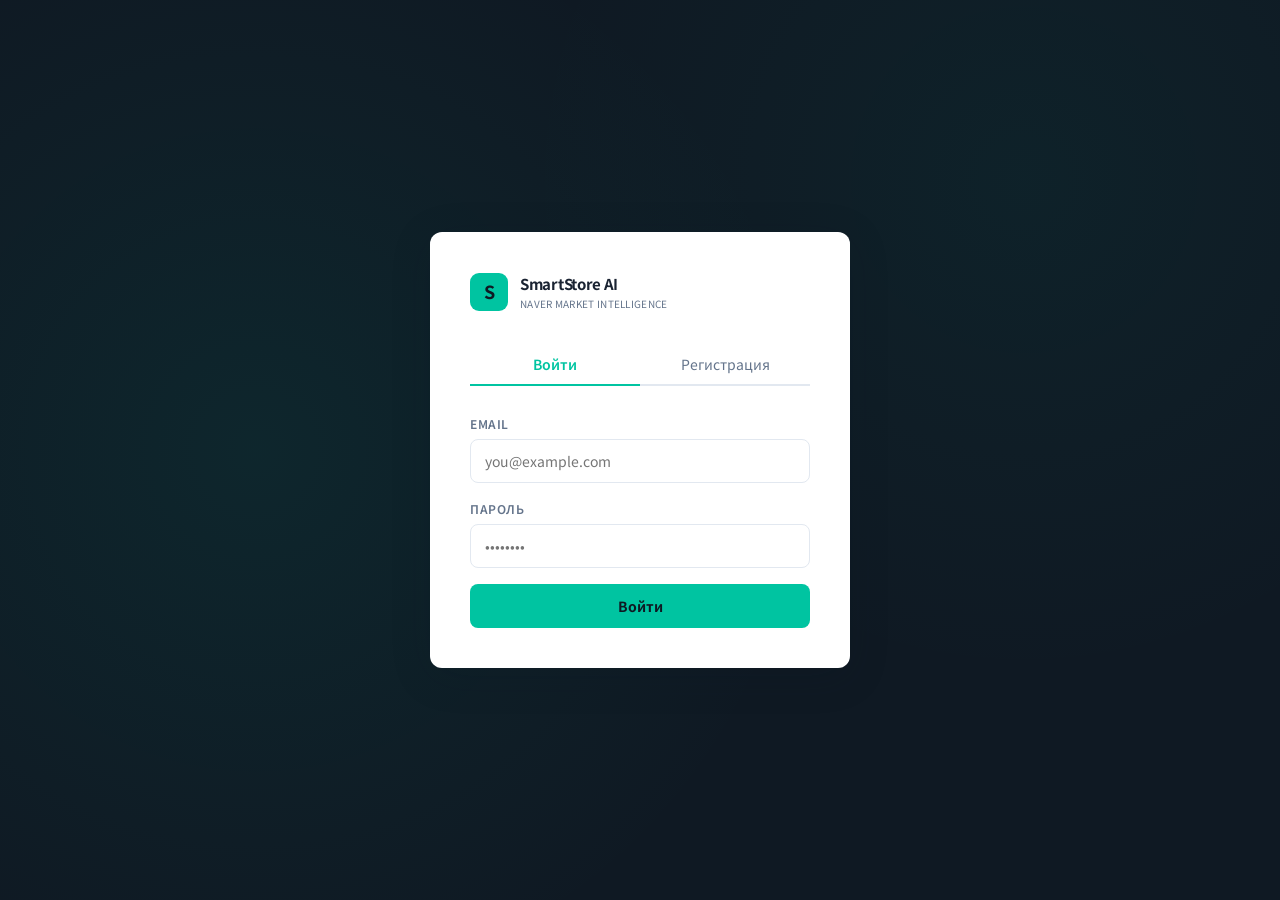
<file: frontend/index.html>
<!DOCTYPE html>
<html lang="ru">
<head>
    <meta charset="UTF-8">
    <meta name="viewport" content="width=device-width, initial-scale=1.0">
    <title>SmartStore AI Advisor</title>
    <link rel="stylesheet" href="style.css">
    <link rel="preconnect" href="https://fonts.googleapis.com">
    <link href="https://fonts.googleapis.com/css2?family=Noto+Sans+KR:wght@300;400;500;700&family=DM+Serif+Display&family=JetBrains+Mono:wght@400;500&display=swap" rel="stylesheet">
</head>
<body>

<!-- ─── ЭКРАН ВХОДА ─── -->
<div id="auth-screen" class="auth-screen">
    <div class="auth-card">
        <div class="auth-logo">
            <div class="brand-icon">S</div>
            <div>
                <div class="brand-name">SmartStore AI</div>
                <div class="brand-sub">Naver Market Intelligence</div>
            </div>
        </div>

        <div id="auth-tabs" class="auth-tabs">
            <button class="auth-tab active" onclick="switchAuthTab('login')">Войти</button>
            <button class="auth-tab" onclick="switchAuthTab('register')">Регистрация</button>
        </div>

        <!-- Форма входа -->
        <div id="login-form" class="auth-form">
            <div class="field-group">
                <label>Email</label>
                <input type="email" id="login-email" placeholder="you@example.com">
            </div>
            <div class="field-group">
                <label>Пароль</label>
                <input type="password" id="login-password" placeholder="••••••••">
            </div>
            <div id="login-error" class="auth-error hidden"></div>
            <button class="btn-primary" onclick="login()">Войти</button>
        </div>

        <!-- Форма регистрации -->
        <div id="register-form" class="auth-form hidden">
            <div class="field-group">
                <label>Email</label>
                <input type="email" id="reg-email" placeholder="you@example.com">
            </div>
            <div class="field-group">
                <label>Пароль</label>
                <input type="password" id="reg-password" placeholder="Минимум 8 символов">
            </div>
            <div id="register-error" class="auth-error hidden"></div>
            <button class="btn-primary" onclick="register()">Создать аккаунт</button>
        </div>
    </div>
</div>

<!-- ─── ОСНОВНОЕ ПРИЛОЖЕНИЕ ─── -->
<div id="app" class="app hidden">

    <!-- БОКОВАЯ ПАНЕЛЬ -->
    <aside class="sidebar">
        <div class="sidebar-header">
            <div class="brand-icon">S</div>
            <div>
                <div class="brand-name">SmartStore AI</div>
                <div class="brand-sub">Naver Market Intelligence</div>
            </div>
        </div>

        <nav class="sidebar-nav">
            <button class="nav-item active" onclick="switchTab('chat')" id="nav-chat">
                <span class="nav-icon">💬</span>
                <span>Чат с агентом</span>
            </button>
            <button class="nav-item" onclick="switchTab('documents')" id="nav-documents">
                <span class="nav-icon">📁</span>
                <span>Мои документы</span>
            </button>
            <button class="nav-item" onclick="switchTab('reports')" id="nav-reports">
                <span class="nav-icon">📊</span>
                <span>Отчёты</span>
            </button>
        </nav>

        <div class="sidebar-footer">
            <div class="user-info">
                <div class="user-avatar" id="user-avatar">U</div>
                <div class="user-email" id="user-email">user@example.com</div>
            </div>
            <button class="btn-logout" onclick="logout()" title="Выйти">↩</button>
        </div>
    </aside>

    <!-- ОСНОВНАЯ ОБЛАСТЬ -->
    <main class="main-content">

        <!-- ─── ЧАТ ─── -->
        <section id="tab-chat" class="tab-section active">
            <div class="chat-header">
                <div>
                    <h1 class="page-title">Чат с агентом</h1>
                    <p class="page-subtitle">Задайте вопрос о нише, конкурентах или трендах</p>
                </div>
                <button class="btn-secondary" onclick="newSession()" title="Новый диалог">
                    + Новый диалог
                </button>
            </div>

            <div class="chat-messages" id="chat-messages">
                <div class="message agent">
                    <div class="message-avatar">AI</div>
                    <div class="message-bubble">
                        Привет! Я SmartStore AI Advisor. Помогу вам анализировать ниши, конкурентов и тренды на Naver Smart Store.<br><br>
                        Попробуйте спросить:<br>
                        • <em>«Проанализируй нишу термосов на Naver»</em><br>
                        • <em>«Почему плохо продаются мои товары?»</em><br>
                        • <em>«Какая сезонность у зонтов?»</em>
                    </div>
                </div>
            </div>

            <div class="chat-input-area">
                <div class="chat-input-wrapper">
                    <textarea
                            id="chat-input"
                            placeholder="Задайте вопрос агенту..."
                            rows="1"
                            onkeydown="handleChatKey(event)"
                            oninput="autoResize(this)"
                    ></textarea>
                    <button class="btn-send" onclick="sendMessage()" id="btn-send">
                        <svg width="20" height="20" viewBox="0 0 24 24" fill="none" stroke="currentColor" stroke-width="2">
                            <line x1="22" y1="2" x2="11" y2="13"></line>
                            <polygon points="22 2 15 22 11 13 2 9 22 2"></polygon>
                        </svg>
                    </button>
                </div>
                <div class="chat-hint">Enter — отправить · Shift+Enter — новая строка</div>
            </div>
        </section>

        <!-- ─── ДОКУМЕНТЫ ─── -->
        <section id="tab-documents" class="tab-section">
            <div class="section-header">
                <div>
                    <h1 class="page-title">Мои документы</h1>
                    <p class="page-subtitle">Загрузите файлы для персонализированного анализа</p>
                </div>
            </div>

            <!-- Зона загрузки -->
            <div class="upload-zone" id="upload-zone"
                 ondragover="handleDragOver(event)"
                 ondragleave="handleDragLeave(event)"
                 ondrop="handleDrop(event)"
                 onclick="document.getElementById('file-input').click()">
                <div class="upload-icon">📂</div>
                <div class="upload-title">Перетащите файл или нажмите для выбора</div>
                <div class="upload-hint">Поддерживаются: .txt, .docx, .doc, .xlsx, .xls · Размер файла не должен превышать 10MB</div>
                <input type="file" id="file-input" accept=".txt,.docx,.doc,.xlsx,.xls"
                       style="display:none" onchange="uploadFile(this.files[0])">
            </div>

            <!-- Прогресс загрузки -->
            <div id="upload-progress" class="upload-progress hidden">
                <div class="progress-bar">
                    <div class="progress-fill" id="progress-fill"></div>
                </div>
                <div class="progress-label" id="progress-label">Загрузка...</div>
            </div>

            <!-- Список документов -->
            <div class="documents-section">
                <div class="section-title-small">Загруженные документы</div>
                <div id="documents-list" class="documents-list">
                    <div class="empty-state">Документы не загружены</div>
                </div>
            </div>
        </section>

        <!-- ─── ОТЧЁТЫ ─── -->
        <section id="tab-reports" class="tab-section">
            <div class="section-header">
                <div>
                    <h1 class="page-title">Генерация отчётов</h1>
                    <p class="page-subtitle">Создайте PDF-отчёт на основе данных Naver</p>
                </div>
            </div>

            <div class="reports-grid">

                <!-- Анализ ниши -->
                <div class="report-card" onclick="openReportModal('niche_analysis')">
                    <div class="report-card-icon">🔍</div>
                    <div class="report-card-title">Анализ ниши</div>
                    <div class="report-card-desc">Тренды спроса, топ конкуренты, средние цены</div>
                    <div class="report-card-badge">DataLab + Shopping</div>
                </div>

                <!-- Диагностика -->
                <div class="report-card" onclick="openReportModal('diagnostics')">
                    <div class="report-card-icon">🩺</div>
                    <div class="report-card-title">Диагностика продаж</div>
                    <div class="report-card-desc">Почему плохо продаётся? Проблемы и рекомендации</div>
                    <div class="report-card-badge">Глубокий анализ</div>
                </div>

                <!-- SEO -->
                <div class="report-card" onclick="openReportModal('seo')">
                    <div class="report-card-icon">✍️</div>
                    <div class="report-card-title">SEO оптимизация</div>
                    <div class="report-card-desc">Новый заголовок, описание и ключевые слова</div>
                    <div class="report-card-badge">Контент</div>
                </div>

                <!-- Сезонность -->
                <div class="report-card" onclick="openReportModal('seasonal')">
                    <div class="report-card-icon">📅</div>
                    <div class="report-card-title">Сезонный анализ</div>
                    <div class="report-card-desc">Пики спроса и динамика цен по месяцам</div>
                    <div class="report-card-badge">DataLab</div>
                </div>

                <!-- Конкуренты -->
                <div class="report-card" onclick="openReportModal('competitors')">
                    <div class="report-card-icon">⚔️</div>
                    <div class="report-card-title">Анализ конкурентов</div>
                    <div class="report-card-desc">Топ товары, цены, количество отзывов</div>
                    <div class="report-card-badge">Shopping</div>
                </div>

            </div>
        </section>

    </main>
</div>

<!-- ─── МОДАЛЬНОЕ ОКНО ОТЧЁТА ─── -->
<div id="report-modal" class="modal-overlay hidden" onclick="closeReportModal(event)">
    <div class="modal-card">
        <div class="modal-header">
            <h2 class="modal-title" id="modal-title">Генерация отчёта</h2>
            <button class="modal-close" onclick="closeReportModal()">✕</button>
        </div>
        <div class="modal-body">
            <p class="modal-hint">Введите ключевое слово — агент соберёт данные из Naver и сгенерирует PDF</p>
            <div class="field-group">
                <label>Ключевое слово (на корейском или русском)</label>
                <input type="text" id="report-keyword" placeholder="например: 보온병 или термос">
            </div>
            <div id="report-error" class="auth-error hidden"></div>
        </div>
        <div class="modal-footer">
            <button class="btn-secondary" onclick="closeReportModal()">Отмена</button>
            <button class="btn-primary" onclick="generateReport()" id="btn-generate">
                Сгенерировать PDF
            </button>
        </div>
    </div>
</div>

<!-- ─── УВЕДОМЛЕНИЕ ─── -->
<div id="toast" class="toast hidden"></div>

<script src="chat.js"></script>
</body>
</html>
</file>
<file: frontend/style.css>
@import url('https://fonts.googleapis.com/css2?family=Noto+Sans+KR:wght@300;400;500;700&family=DM+Serif+Display&family=JetBrains+Mono:wght@400;500&display=swap');

/* ─── ПЕРЕМЕННЫЕ ─── */
:root {
    --primary:      #0F1923;
    --primary-soft: #1A2A3A;
    --accent:       #00C4A1;
    --accent-soft:  #E6FAF7;
    --accent-dim:   rgba(0, 196, 161, 0.15);
    --surface:      #F7F9FC;
    --border:       #E2E8F0;
    --text:         #1A2332;
    --text-muted:   #64748B;
    --danger:       #EF4444;
    --success:      #10B981;
    --white:        #FFFFFF;
    --sidebar-w:    260px;
    --radius:       12px;
    --shadow:       0 4px 24px rgba(15, 25, 35, 0.08);
    --shadow-lg:    0 8px 40px rgba(15, 25, 35, 0.16);
}

/* ─── СБРОС ─── */
*, *::before, *::after { box-sizing: border-box; margin: 0; padding: 0; }

body {
    font-family: 'Noto Sans KR', sans-serif;
    background: var(--surface);
    color: var(--text);
    font-size: 14px;
    line-height: 1.6;
    height: 100vh;
    overflow: hidden;
}

/* ─── УТИЛИТЫ ─── */
.hidden { display: none !important; }

/* ─── ЭКРАН ВХОДА ─── */
.auth-screen {
    min-height: 100vh;
    display: flex;
    align-items: center;
    justify-content: center;
    background: var(--primary);
    background-image:
            radial-gradient(circle at 20% 50%, rgba(0,196,161,0.08) 0%, transparent 50%),
            radial-gradient(circle at 80% 20%, rgba(0,196,161,0.05) 0%, transparent 40%);
}

.auth-card {
    background: var(--white);
    border-radius: var(--radius);
    padding: 40px;
    width: 100%;
    max-width: 420px;
    box-shadow: var(--shadow-lg);
}

.auth-logo {
    display: flex;
    align-items: center;
    gap: 12px;
    margin-bottom: 32px;
}

.auth-tabs {
    display: flex;
    border-bottom: 2px solid var(--border);
    margin-bottom: 28px;
}

.auth-tab {
    flex: 1;
    background: none;
    border: none;
    padding: 10px;
    font-size: 14px;
    font-family: inherit;
    color: var(--text-muted);
    cursor: pointer;
    border-bottom: 2px solid transparent;
    margin-bottom: -2px;
    transition: all 0.2s;
}

.auth-tab.active {
    color: var(--accent);
    border-bottom-color: var(--accent);
    font-weight: 600;
}

.auth-error {
    background: rgba(239,68,68,0.08);
    border: 1px solid rgba(239,68,68,0.2);
    color: var(--danger);
    padding: 10px 14px;
    border-radius: 8px;
    font-size: 13px;
    margin-bottom: 16px;
}

/* ─── ФОРМА ─── */
.auth-form { display: flex; flex-direction: column; gap: 16px; }

.field-group { display: flex; flex-direction: column; gap: 6px; }

.field-group label {
    font-size: 12px;
    font-weight: 600;
    color: var(--text-muted);
    text-transform: uppercase;
    letter-spacing: 0.5px;
}

input[type="email"],
input[type="password"],
input[type="text"],
textarea {
    width: 100%;
    padding: 11px 14px;
    border: 1.5px solid var(--border);
    border-radius: 8px;
    font-size: 14px;
    font-family: inherit;
    color: var(--text);
    background: var(--white);
    transition: border-color 0.2s;
    outline: none;
}

input:focus, textarea:focus {
    border-color: var(--accent);
    box-shadow: 0 0 0 3px var(--accent-dim);
}

/* ─── КНОПКИ ─── */
.btn-primary {
    background: var(--accent);
    color: var(--primary);
    border: none;
    padding: 12px 24px;
    border-radius: 8px;
    font-size: 14px;
    font-weight: 700;
    font-family: inherit;
    cursor: pointer;
    transition: all 0.2s;
    width: 100%;
}

.btn-primary:hover { background: #00b394; transform: translateY(-1px); }
.btn-primary:disabled { opacity: 0.6; cursor: not-allowed; transform: none; }

.btn-secondary {
    background: var(--surface);
    color: var(--text);
    border: 1.5px solid var(--border);
    padding: 10px 20px;
    border-radius: 8px;
    font-size: 13px;
    font-weight: 500;
    font-family: inherit;
    cursor: pointer;
    transition: all 0.2s;
}

.btn-secondary:hover { border-color: var(--accent); color: var(--accent); }

/* ─── БРЕНД ─── */
.brand-icon {
    width: 38px;
    height: 38px;
    background: var(--accent);
    border-radius: 9px;
    display: flex;
    align-items: center;
    justify-content: center;
    font-size: 18px;
    font-weight: 700;
    color: var(--primary);
    flex-shrink: 0;
}

.brand-name {
    font-size: 15px;
    font-weight: 700;
    color: var(--text);
    letter-spacing: -0.3px;
}

.brand-sub {
    font-size: 10px;
    color: var(--text-muted);
    letter-spacing: 0.3px;
    text-transform: uppercase;
}

/* ─── ЛЕЙАУТ ПРИЛОЖЕНИЯ ─── */
.app {
    display: flex;
    height: 100vh;
    overflow: hidden;
}

/* ─── БОКОВАЯ ПАНЕЛЬ ─── */
.sidebar {
    width: var(--sidebar-w);
    background: var(--primary);
    display: flex;
    flex-direction: column;
    flex-shrink: 0;
    border-right: 1px solid rgba(255,255,255,0.06);
}

.sidebar-header {
    display: flex;
    align-items: center;
    gap: 12px;
    padding: 24px 20px;
    border-bottom: 1px solid rgba(255,255,255,0.06);
}

.sidebar .brand-name { color: var(--white); }
.sidebar .brand-sub  { color: rgba(255,255,255,0.4); }
.sidebar .brand-icon { flex-shrink: 0; }

.sidebar-nav {
    flex: 1;
    padding: 16px 12px;
    display: flex;
    flex-direction: column;
    gap: 4px;
}

.nav-item {
    display: flex;
    align-items: center;
    gap: 12px;
    padding: 11px 14px;
    border-radius: 8px;
    border: none;
    background: none;
    color: rgba(255,255,255,0.55);
    font-size: 13px;
    font-family: inherit;
    font-weight: 500;
    cursor: pointer;
    transition: all 0.2s;
    text-align: left;
    width: 100%;
}

.nav-item:hover { background: rgba(255,255,255,0.07); color: var(--white); }

.nav-item.active {
    background: var(--accent-dim);
    color: var(--accent);
}

.nav-icon { font-size: 16px; }

.sidebar-footer {
    padding: 16px 12px;
    border-top: 1px solid rgba(255,255,255,0.06);
    display: flex;
    align-items: center;
    gap: 10px;
}

.user-info { flex: 1; min-width: 0; }

.user-avatar {
    width: 32px;
    height: 32px;
    background: var(--accent-dim);
    border: 1.5px solid var(--accent);
    border-radius: 50%;
    display: flex;
    align-items: center;
    justify-content: center;
    font-size: 12px;
    font-weight: 700;
    color: var(--accent);
    margin-bottom: 4px;
}

.user-email {
    font-size: 11px;
    color: rgba(255,255,255,0.45);
    white-space: nowrap;
    overflow: hidden;
    text-overflow: ellipsis;
}

.btn-logout {
    background: rgba(255,255,255,0.06);
    border: none;
    color: rgba(255,255,255,0.4);
    width: 32px;
    height: 32px;
    border-radius: 8px;
    cursor: pointer;
    font-size: 16px;
    transition: all 0.2s;
    flex-shrink: 0;
}

.btn-logout:hover { background: rgba(239,68,68,0.15); color: var(--danger); }

/* ─── ОСНОВНОЙ КОНТЕНТ ─── */
.main-content {
    flex: 1;
    overflow: hidden;
    display: flex;
    flex-direction: column;
}

.tab-section { display: none; flex: 1; flex-direction: column; height: 100%; overflow: hidden; }
.tab-section.active { display: flex; }

/* ─── ЧАТ ─── */
.chat-header {
    padding: 24px 32px 20px;
    border-bottom: 1px solid var(--border);
    background: var(--white);
    display: flex;
    align-items: center;
    justify-content: space-between;
    flex-shrink: 0;
}

.page-title {
    font-family: 'DM Serif Display', serif;
    font-size: 22px;
    font-weight: 400;
    color: var(--primary);
    letter-spacing: -0.3px;
}

.page-subtitle { font-size: 13px; color: var(--text-muted); margin-top: 2px; }

.chat-messages {
    flex: 1;
    overflow-y: auto;
    padding: 24px 32px;
    display: flex;
    flex-direction: column;
    gap: 20px;
}

.message {
    display: flex;
    gap: 12px;
    align-items: flex-start;
    max-width: 80%;
    animation: fadeInUp 0.3s ease;
}

@keyframes fadeInUp {
    from { opacity: 0; transform: translateY(8px); }
    to   { opacity: 1; transform: translateY(0); }
}

.message.user {
    flex-direction: row-reverse;
    align-self: flex-end;
}

.message-avatar {
    width: 34px;
    height: 34px;
    border-radius: 50%;
    background: var(--primary);
    color: var(--accent);
    display: flex;
    align-items: center;
    justify-content: center;
    font-size: 11px;
    font-weight: 700;
    flex-shrink: 0;
}

.message.user .message-avatar {
    background: var(--accent);
    color: var(--primary);
}

.message-bubble {
    background: var(--white);
    border: 1.5px solid var(--border);
    border-radius: 12px;
    padding: 14px 18px;
    font-size: 14px;
    line-height: 1.7;
    box-shadow: var(--shadow);
}

.message.user .message-bubble {
    background: var(--primary);
    color: var(--white);
    border-color: var(--primary);
}

.message-bubble em { color: var(--accent); font-style: normal; }

/* Индикатор печатания */
.typing-indicator {
    display: flex;
    gap: 5px;
    padding: 8px 4px;
    align-items: center;
}

.typing-dot {
    width: 7px;
    height: 7px;
    background: var(--accent);
    border-radius: 50%;
    animation: typing 1.2s infinite;
}

.typing-dot:nth-child(2) { animation-delay: 0.2s; }
.typing-dot:nth-child(3) { animation-delay: 0.4s; }

@keyframes typing {
    0%, 60%, 100% { transform: translateY(0); opacity: 0.4; }
    30%            { transform: translateY(-6px); opacity: 1; }
}

/* Поле ввода */
.chat-input-area {
    padding: 16px 32px 20px;
    background: var(--white);
    border-top: 1px solid var(--border);
    flex-shrink: 0;
}

.chat-input-wrapper {
    display: flex;
    gap: 10px;
    align-items: flex-end;
    background: var(--surface);
    border: 1.5px solid var(--border);
    border-radius: 12px;
    padding: 10px 10px 10px 16px;
    transition: border-color 0.2s;
}

.chat-input-wrapper:focus-within {
    border-color: var(--accent);
    box-shadow: 0 0 0 3px var(--accent-dim);
}

#chat-input {
    flex: 1;
    border: none;
    background: none;
    resize: none;
    font-size: 14px;
    font-family: inherit;
    color: var(--text);
    outline: none;
    max-height: 120px;
    line-height: 1.5;
    padding: 0;
}

.btn-send {
    width: 38px;
    height: 38px;
    background: var(--accent);
    border: none;
    border-radius: 8px;
    color: var(--primary);
    cursor: pointer;
    display: flex;
    align-items: center;
    justify-content: center;
    transition: all 0.2s;
    flex-shrink: 0;
}

.btn-send:hover { background: #00b394; transform: scale(1.05); }
.btn-send:disabled { opacity: 0.5; cursor: not-allowed; transform: none; }

.chat-hint { font-size: 11px; color: var(--text-muted); margin-top: 8px; text-align: center; }

/* ─── ДОКУМЕНТЫ ─── */
.section-header {
    padding: 24px 32px 20px;
    border-bottom: 1px solid var(--border);
    background: var(--white);
    flex-shrink: 0;
}

.upload-zone {
    margin: 24px 32px;
    border: 2px dashed var(--border);
    border-radius: var(--radius);
    padding: 40px 24px;
    text-align: center;
    cursor: pointer;
    transition: all 0.2s;
    background: var(--white);
}

.upload-zone:hover,
.upload-zone.drag-over {
    border-color: var(--accent);
    background: var(--accent-soft);
}

.upload-icon { font-size: 36px; margin-bottom: 12px; }
.upload-title { font-size: 15px; font-weight: 600; color: var(--text); margin-bottom: 6px; }
.upload-hint  { font-size: 12px; color: var(--text-muted); }

.upload-progress {
    margin: 0 32px 16px;
    display: flex;
    align-items: center;
    gap: 12px;
}

.progress-bar {
    flex: 1;
    height: 6px;
    background: var(--border);
    border-radius: 3px;
    overflow: hidden;
}

.progress-fill {
    height: 100%;
    background: var(--accent);
    border-radius: 3px;
    width: 0%;
    transition: width 0.3s;
    animation: progressPulse 1s infinite;
}

@keyframes progressPulse {
    0%, 100% { opacity: 1; }
    50%       { opacity: 0.7; }
}

.progress-label { font-size: 12px; color: var(--text-muted); white-space: nowrap; }

.documents-section { padding: 0 32px; flex: 1; overflow-y: auto; }
.section-title-small {
    font-size: 11px;
    font-weight: 700;
    text-transform: uppercase;
    letter-spacing: 1px;
    color: var(--text-muted);
    margin-bottom: 12px;
}

.documents-list { display: flex; flex-direction: column; gap: 8px; }

.document-item {
    display: flex;
    align-items: center;
    gap: 12px;
    padding: 14px 16px;
    background: var(--white);
    border: 1.5px solid var(--border);
    border-radius: 10px;
    transition: all 0.2s;
}

.document-item:hover { border-color: var(--accent); }

.doc-icon { font-size: 20px; flex-shrink: 0; }
.doc-name { flex: 1; font-size: 13px; font-weight: 500; color: var(--text); }

.btn-delete {
    background: none;
    border: none;
    color: var(--text-muted);
    cursor: pointer;
    font-size: 16px;
    padding: 4px 8px;
    border-radius: 6px;
    transition: all 0.2s;
}

.btn-delete:hover { background: rgba(239,68,68,0.1); color: var(--danger); }

.empty-state {
    text-align: center;
    padding: 40px;
    color: var(--text-muted);
    font-size: 13px;
}

/* ─── ОТЧЁТЫ ─── */
.reports-grid {
    display: grid;
    grid-template-columns: repeat(auto-fill, minmax(200px, 1fr));
    gap: 16px;
    padding: 24px 32px;
    overflow-y: auto;
    flex: 1;
    align-content: start;  /* ← чтобы карточки не растягивались по высоте */
}

.report-card {
    background: var(--white);
    border: 1.5px solid var(--border);
    border-radius: var(--radius);
    padding: 20px 16px;    /* ← уменьшили отступы */
    cursor: pointer;
    transition: all 0.25s;
    display: flex;
    flex-direction: column;
    gap: 6px;
    height: fit-content;   /* ← ключевое — высота по содержимому */
}

.report-card:hover {
    border-color: var(--accent);
    box-shadow: var(--shadow);
    transform: translateY(-2px);
}

.report-card-icon  { font-size: 28px; }
.report-card-title { font-size: 15px; font-weight: 700; color: var(--primary); }
.report-card-desc  { font-size: 12px; color: var(--text-muted); line-height: 1.5; flex: 1; }

.report-card-badge {
    display: inline-block;
    background: var(--accent-soft);
    color: var(--accent);
    font-size: 10px;
    font-weight: 700;
    padding: 3px 8px;
    border-radius: 20px;
    align-self: flex-start;
    margin-top: 4px;
}

/* ─── МОДАЛЬНОЕ ОКНО ─── */
.modal-overlay {
    position: fixed;
    inset: 0;
    background: rgba(15, 25, 35, 0.6);
    display: flex;
    align-items: center;
    justify-content: center;
    z-index: 1000;
    backdrop-filter: blur(4px);
    animation: fadeIn 0.2s ease;
}

@keyframes fadeIn { from { opacity: 0; } to { opacity: 1; } }

.modal-card {
    background: var(--white);
    border-radius: var(--radius);
    width: 100%;
    max-width: 440px;
    box-shadow: var(--shadow-lg);
    animation: slideUp 0.25s ease;
    margin: 16px;
}

@keyframes slideUp {
    from { transform: translateY(20px); opacity: 0; }
    to   { transform: translateY(0); opacity: 1; }
}

.modal-header {
    display: flex;
    align-items: center;
    justify-content: space-between;
    padding: 20px 24px 16px;
    border-bottom: 1px solid var(--border);
}

.modal-title { font-size: 17px; font-weight: 700; color: var(--primary); }

.modal-close {
    background: none;
    border: none;
    font-size: 16px;
    color: var(--text-muted);
    cursor: pointer;
    padding: 4px 8px;
    border-radius: 6px;
    transition: all 0.2s;
}

.modal-close:hover { background: var(--surface); color: var(--text); }

.modal-body { padding: 20px 24px; display: flex; flex-direction: column; gap: 16px; }
.modal-hint { font-size: 13px; color: var(--text-muted); line-height: 1.6; }

.modal-footer {
    padding: 16px 24px 20px;
    display: flex;
    gap: 10px;
    justify-content: flex-end;
}

.modal-footer .btn-primary { width: auto; }

/* ─── УВЕДОМЛЕНИЕ ─── */
.toast {
    position: fixed;
    bottom: 24px;
    right: 24px;
    background: var(--primary);
    color: var(--white);
    padding: 12px 20px;
    border-radius: 10px;
    font-size: 13px;
    font-weight: 500;
    box-shadow: var(--shadow-lg);
    z-index: 2000;
    animation: slideIn 0.3s ease;
    max-width: 320px;
    border-left: 3px solid var(--accent);
}

.toast.error  { border-left-color: var(--danger); }
.toast.success { border-left-color: var(--success); }

@keyframes slideIn {
    from { transform: translateX(100%); opacity: 0; }
    to   { transform: translateX(0); opacity: 1; }
}

/* ─── СКРОЛЛБАР ─── */
::-webkit-scrollbar { width: 6px; }
::-webkit-scrollbar-track { background: transparent; }
::-webkit-scrollbar-thumb { background: var(--border); border-radius: 3px; }
::-webkit-scrollbar-thumb:hover { background: var(--text-muted); }
</file>
